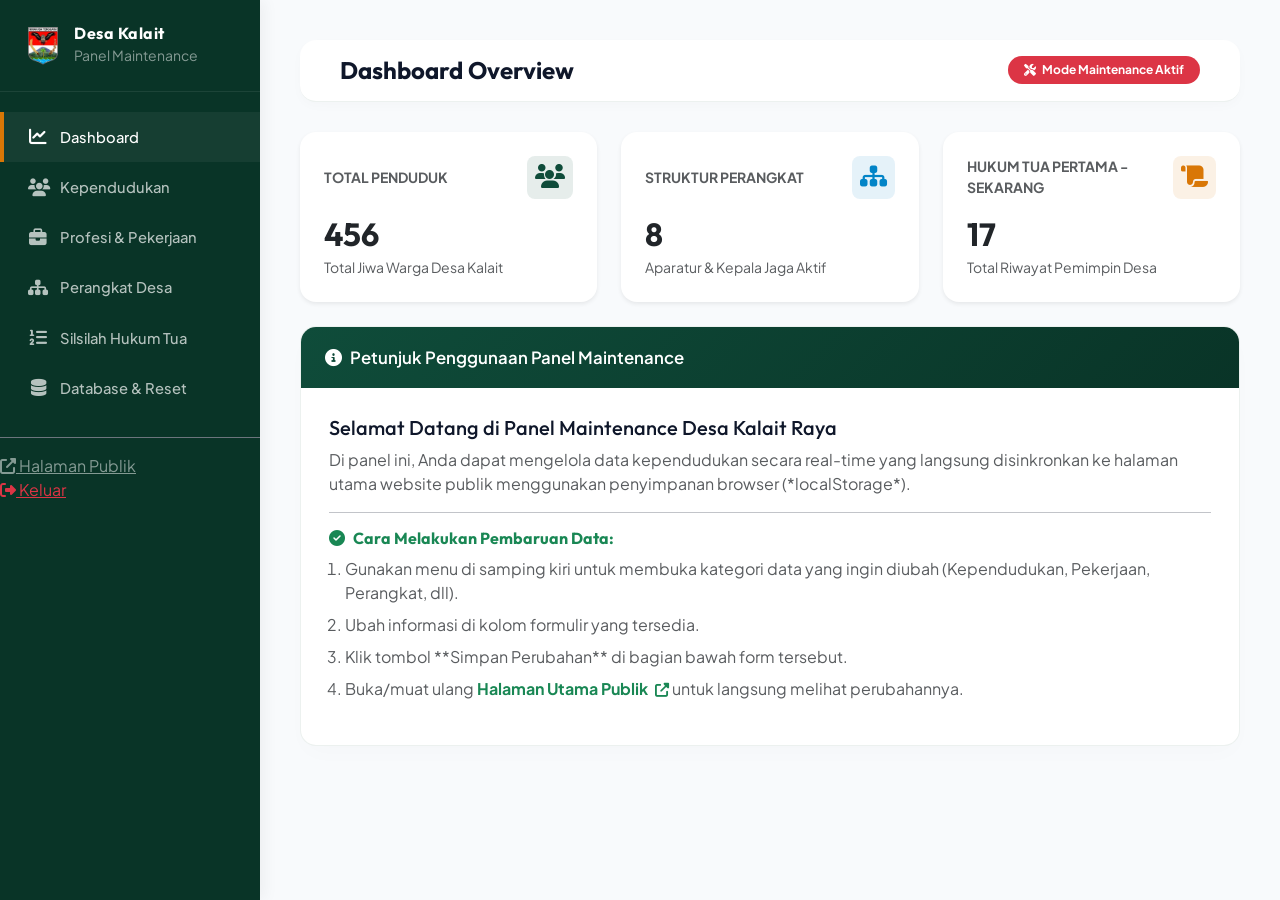
<file: 90120394eae5f10fbebb8a858e79d11b5e1e3a641d6aa92a0ccce6145e5c8a09.html>
<!DOCTYPE html>
<html lang="id">

<head>
    <meta charset="UTF-8">
    <meta name="viewport" content="width=device-width, initial-scale=1.0">
    <title>Panel Kontrol Maintenance - Desa Kalait</title>
    <link rel="icon" type="image/png" href="img/logo.png">
    <link href="https://cdn.jsdelivr.net/npm/bootstrap@5.3.2/dist/css/bootstrap.min.css" rel="stylesheet"
        integrity="sha384-T3c6CoIi6uLrA9TneNEoa7RxnatzjcDSCmG1MXxSR1GAsXEV/Dwwykc2MPK8M2HN" crossorigin="anonymous">
    <link rel="stylesheet" href="https://cdnjs.cloudflare.com/ajax/libs/font-awesome/6.4.0/css/all.min.css">
    
    <style>
        @import url('https://fonts.googleapis.com/css2?family=Outfit:wght@500;600;700;800&family=Plus+Jakarta+Sans:wght@400;500;600;700;800&display=swap');

        :root {
            --primary-color: #0F4C3A;
            --primary-dark: #093427;
            --primary-light: #E8F5F0;
            --accent-color: #D97706;
            --bg-light: #F8FAFC;
            --card-bg: #FFFFFF;
            --text-dark: #0F172A;
            --text-muted: #64748B;
        }

        body {
            font-family: 'Plus Jakarta Sans', sans-serif;
            background-color: var(--bg-light);
            color: var(--text-dark);
            min-height: 100vh;
        }

        h1, h2, h3, h4, h5, h6 {
            font-family: 'Outfit', sans-serif;
        }

        /* Dashboard layout */
        .sidebar {
            background-color: var(--primary-dark);
            color: white;
            min-height: 100vh;
            width: 260px;
            position: fixed;
            top: 0;
            left: 0;
            z-index: 100;
            box-shadow: 4px 0 15px rgba(0, 0, 0, 0.05);
            transition: all 0.3s ease;
        }

        .main-content {
            margin-left: 260px;
            padding: 40px;
            transition: all 0.3s ease;
        }

        .sidebar-brand {
            padding: 24px;
            border-bottom: 1px solid rgba(255, 255, 255, 0.08);
            display: flex;
            align-items: center;
            gap: 12px;
        }

        .sidebar-brand img {
            width: 38px;
            height: 38px;
            object-fit: contain;
        }

        .sidebar-brand h5 {
            margin: 0;
            font-weight: 700;
            font-size: 1rem;
            letter-spacing: 0.5px;
        }

        .sidebar-menu {
            padding: 20px 0;
            list-style: none;
            margin: 0;
        }

        .menu-item a {
            display: flex;
            align-items: center;
            gap: 12px;
            padding: 14px 24px;
            color: rgba(255, 255, 255, 0.7);
            text-decoration: none;
            font-weight: 500;
            font-size: 0.92rem;
            transition: all 0.3s ease;
            border-left: 4px solid transparent;
        }

        .menu-item a:hover, .menu-item.active a {
            color: white;
            background: rgba(255, 255, 255, 0.05);
            border-left-color: var(--accent-color);
        }

        .menu-item a i {
            font-size: 1.1rem;
            width: 20px;
            text-align: center;
        }

        /* Top Navbar */
        .top-navbar {
            background-color: white;
            padding: 16px 40px;
            border-bottom: 1px solid rgba(15, 76, 58, 0.08);
            display: flex;
            justify-content: space-between;
            align-items: center;
            margin-bottom: 30px;
            border-radius: 16px;
            box-shadow: 0 4px 12px rgba(0, 0, 0, 0.02);
        }

        /* Premium Cards */
        .panel-card {
            background: var(--card-bg);
            border: 1px solid rgba(15, 76, 58, 0.08);
            border-radius: 16px;
            box-shadow: 0 10px 25px -5px rgba(0, 0, 0, 0.02);
            overflow: hidden;
            margin-bottom: 30px;
        }

        .panel-card-header {
            background: linear-gradient(135deg, var(--primary-color) 0%, var(--primary-dark) 100%);
            color: white;
            padding: 18px 24px;
            font-weight: 600;
            font-size: 1.05rem;
            display: flex;
            align-items: center;
            justify-content: space-between;
        }

        .panel-card-body {
            padding: 28px;
        }

        /* Forms styling */
        .form-label-custom {
            font-weight: 600;
            font-size: 0.85rem;
            color: var(--text-dark);
            text-transform: uppercase;
            letter-spacing: 0.5px;
            margin-bottom: 6px;
        }

        .form-control-custom {
            border: 1.5px solid rgba(15, 76, 58, 0.12);
            border-radius: 10px;
            padding: 10px 14px;
            font-size: 0.95rem;
            transition: all 0.3s ease;
        }

        .form-control-custom:focus {
            border-color: var(--accent-color);
            box-shadow: 0 0 12px rgba(217, 119, 6, 0.18);
            outline: none;
        }

        /* Tab panels */
        .tab-panel {
            display: none;
        }

        .tab-panel.active {
            display: block;
            animation: fadeIn 0.4s ease forwards;
        }

        @keyframes fadeIn {
            from { opacity: 0; transform: translateY(10px); }
            to { opacity: 1; transform: translateY(0); }
        }

        /* Buttons */
        .btn-custom-primary {
            background: linear-gradient(135deg, var(--primary-color) 0%, var(--primary-dark) 100%);
            border: none;
            color: white;
            font-weight: 600;
            padding: 10px 24px;
            border-radius: 10px;
            box-shadow: 0 4px 12px rgba(15, 76, 58, 0.15);
            transition: all 0.3s ease;
        }

        .btn-custom-primary:hover {
            transform: translateY(-1px);
            box-shadow: 0 6px 16px rgba(15, 76, 58, 0.25);
            color: white;
        }

        .btn-custom-accent {
            background: linear-gradient(135deg, var(--accent-color) 0%, #B45309 100%);
            border: none;
            color: white;
            font-weight: 600;
            padding: 10px 24px;
            border-radius: 10px;
            box-shadow: 0 4px 12px rgba(217, 119, 6, 0.15);
            transition: all 0.3s ease;
        }

        .btn-custom-accent:hover {
            transform: translateY(-1px);
            box-shadow: 0 6px 16px rgba(217, 119, 6, 0.25);
            color: white;
        }

        /* Notification Toast */
        .toast-container-custom {
            position: fixed;
            top: 24px;
            right: 24px;
            z-index: 1050;
        }

        .toast-custom {
            background: #0F172A;
            color: white;
            border-radius: 12px;
            padding: 16px 24px;
            box-shadow: 0 20px 40px rgba(0, 0, 0, 0.2);
            display: flex;
            align-items: center;
            gap: 12px;
            transform: translateY(-20px);
            opacity: 0;
            transition: all 0.4s cubic-bezier(0.175, 0.885, 0.32, 1.275);
            pointer-events: none;
        }

        .toast-custom.show {
            transform: translateY(0);
            opacity: 1;
            pointer-events: auto;
        }

        /* Silsilah Hukum Tua List styling */
        .silsilah-table {
            border-radius: 12px;
            overflow: hidden;
            border: 1px solid rgba(15, 76, 58, 0.08);
        }

        .silsilah-table th {
            background: rgba(15, 76, 58, 0.05);
            color: var(--primary-color);
            font-weight: 700;
            border-bottom: 2px solid rgba(15, 76, 58, 0.1);
        }

        .silsilah-table td {
            vertical-align: middle;
        }

        /* Badge status */
        .badge-status {
            background: var(--primary-light);
            color: var(--primary-color);
            padding: 4px 8px;
            border-radius: 6px;
            font-size: 0.78rem;
            font-weight: 600;
        }
    </style>
</head>

<body>
    <!-- Sidebar Navigation -->
    <div class="sidebar">
        <div class="sidebar-brand">
            <img src="img/logo.png" alt="Logo Minahasa Tenggara">
            <div>
                <h5>Desa Kalait</h5>
                <small class="text-white-50 small">Panel Maintenance</small>
            </div>
        </div>
        <ul class="sidebar-menu">
            <li class="menu-item active" data-target="panel-dashboard">
                <a href="#"><i class="fas fa-chart-line"></i> Dashboard</a>
            </li>
            <li class="menu-item" data-target="panel-demografi">
                <a href="#"><i class="fas fa-users"></i> Kependudukan</a>
            </li>
            <li class="menu-item" data-target="panel-pekerjaan">
                <a href="#"><i class="fas fa-briefcase"></i> Profesi & Pekerjaan</a>
            </li>
            <li class="menu-item" data-target="panel-perangkat">
                <a href="#"><i class="fas fa-sitemap"></i> Perangkat Desa</a>
            </li>
            <li class="menu-item" data-target="panel-silsilah">
                <a href="#"><i class="fas fa-list-ol"></i> Silsilah Hukum Tua</a>
            </li>
            <li class="menu-item" data-target="panel-export">
                <a href="#"><i class="fas fa-database"></i> Database & Reset</a>
            </li>
            <li class="mt-4 border-top border-secondary pt-3">
                <a href="index.html" class="text-white-50"><i class="fas fa-external-link-alt"></i> Halaman Publik</a>
            </li>
            <li>
                <a href="login.html" class="text-danger"><i class="fas fa-sign-out-alt"></i> Keluar</a>
            </li>
        </ul>
    </div>

    <!-- Main Content -->
    <div class="main-content">
        <!-- Top Navbar -->
        <div class="top-navbar">
            <h4 class="mb-0 fw-bold" id="panel-title">Dashboard Overview</h4>
            <div class="d-flex align-items-center gap-3">
                <span class="badge bg-danger px-3 py-2 rounded-pill"><i class="fas fa-tools me-1"></i> Mode Maintenance Aktif</span>
            </div>
        </div>

        <!-- Tab Panel: Dashboard -->
        <div class="tab-panel active" id="panel-dashboard">
            <div class="row g-4 mb-4">
                <div class="col-md-4">
                    <div class="card border-0 shadow-sm p-4 bg-white rounded-4 h-100">
                        <div class="d-flex justify-content-between align-items-center mb-3">
                            <span class="text-muted fw-bold small text-uppercase">Total Penduduk</span>
                            <div class="p-2 rounded-3" style="background: rgba(15, 76, 58, 0.1); color: var(--primary-color);">
                                <i class="fas fa-users fs-4"></i>
                            </div>
                        </div>
                        <h2 class="fw-bold mb-1" id="overview-total">456</h2>
                        <p class="text-muted small mb-0">Total Jiwa Warga Desa Kalait</p>
                    </div>
                </div>
                <div class="col-md-4">
                    <div class="card border-0 shadow-sm p-4 bg-white rounded-4 h-100">
                        <div class="d-flex justify-content-between align-items-center mb-3">
                            <span class="text-muted fw-bold small text-uppercase">Struktur Perangkat</span>
                            <div class="p-2 rounded-3" style="background: rgba(2, 132, 199, 0.1); color: #0284C7;">
                                <i class="fas fa-sitemap fs-4"></i>
                            </div>
                        </div>
                        <h2 class="fw-bold mb-1">8</h2>
                        <p class="text-muted small mb-0">Aparatur & Kepala Jaga Aktif</p>
                    </div>
                </div>
                <div class="col-md-4">
                    <div class="card border-0 shadow-sm p-4 bg-white rounded-4 h-100">
                        <div class="d-flex justify-content-between align-items-center mb-3">
                            <span class="text-muted fw-bold small text-uppercase">Hukum Tua Pertama - Sekarang</span>
                            <div class="p-2 rounded-3" style="background: rgba(217, 119, 6, 0.1); color: var(--accent-color);">
                                <i class="fas fa-scroll fs-4"></i>
                            </div>
                        </div>
                        <h2 class="fw-bold mb-1" id="overview-hukumtua-count">17</h2>
                        <p class="text-muted small mb-0">Total Riwayat Pemimpin Desa</p>
                    </div>
                </div>
            </div>

            <div class="panel-card mt-4">
                <div class="panel-card-header">
                    <span><i class="fas fa-info-circle me-2"></i>Petunjuk Penggunaan Panel Maintenance</span>
                </div>
                <div class="panel-card-body">
                    <h5>Selamat Datang di Panel Maintenance Desa Kalait Raya</h5>
                    <p class="text-muted">Di panel ini, Anda dapat mengelola data kependudukan secara real-time yang langsung disinkronkan ke halaman utama website publik menggunakan penyimpanan browser (*localStorage*).</p>
                    <hr>
                    <h6 class="fw-bold text-success"><i class="fas fa-check-circle me-2"></i>Cara Melakukan Pembaruan Data:</h6>
                    <ol class="text-muted ps-3">
                        <li class="mb-2">Gunakan menu di samping kiri untuk membuka kategori data yang ingin diubah (Kependudukan, Pekerjaan, Perangkat, dll).</li>
                        <li class="mb-2">Ubah informasi di kolom formulir yang tersedia.</li>
                        <li class="mb-2">Klik tombol **Simpan Perubahan** di bagian bawah form tersebut.</li>
                        <li class="mb-2">Buka/muat ulang <a href="index.html" target="_blank" class="fw-bold text-success text-decoration-none">Halaman Utama Publik <i class="fas fa-external-link-alt small ms-1"></i></a> untuk langsung melihat perubahannya.</li>
                    </ol>
                </div>
            </div>
        </div>

        <!-- Tab Panel: Kependudukan & Demografi -->
        <div class="tab-panel" id="panel-demografi">
            <div class="panel-card">
                <div class="panel-card-header">
                    <span><i class="fas fa-chart-pie me-2"></i>Edit Sebaran Penduduk per Jaga (I - IV)</span>
                </div>
                <div class="panel-card-body">
                    <form id="form-demografi">
                        <div class="row g-4">
                            <!-- Jaga I -->
                            <div class="col-md-3">
                                <div class="p-3 bg-light rounded-3 border">
                                    <h6 class="fw-bold text-success mb-3"><i class="fas fa-map-marker-alt me-1"></i>JAGA I</h6>
                                    <div class="mb-2">
                                        <label class="form-label form-label-custom">Laki-Laki</label>
                                        <input type="number" id="jaga-laki-1" class="form-control form-control-custom" required>
                                    </div>
                                    <div class="mb-0">
                                        <label class="form-label form-label-custom">Perempuan</label>
                                        <input type="number" id="jaga-perempuan-1" class="form-control form-control-custom" required>
                                    </div>
                                </div>
                            </div>
                            <!-- Jaga II -->
                            <div class="col-md-3">
                                <div class="p-3 bg-light rounded-3 border">
                                    <h6 class="fw-bold text-success mb-3"><i class="fas fa-map-marker-alt me-1"></i>JAGA II</h6>
                                    <div class="mb-2">
                                        <label class="form-label form-label-custom">Laki-Laki</label>
                                        <input type="number" id="jaga-laki-2" class="form-control form-control-custom" required>
                                    </div>
                                    <div class="mb-0">
                                        <label class="form-label form-label-custom">Perempuan</label>
                                        <input type="number" id="jaga-perempuan-2" class="form-control form-control-custom" required>
                                    </div>
                                </div>
                            </div>
                            <!-- Jaga III -->
                            <div class="col-md-3">
                                <div class="p-3 bg-light rounded-3 border">
                                    <h6 class="fw-bold text-success mb-3"><i class="fas fa-map-marker-alt me-1"></i>JAGA III</h6>
                                    <div class="mb-2">
                                        <label class="form-label form-label-custom">Laki-Laki</label>
                                        <input type="number" id="jaga-laki-3" class="form-control form-control-custom" required>
                                    </div>
                                    <div class="mb-0">
                                        <label class="form-label form-label-custom">Perempuan</label>
                                        <input type="number" id="jaga-perempuan-3" class="form-control form-control-custom" required>
                                    </div>
                                </div>
                            </div>
                            <!-- Jaga IV -->
                            <div class="col-md-3">
                                <div class="p-3 bg-light rounded-3 border">
                                    <h6 class="fw-bold text-success mb-3"><i class="fas fa-map-marker-alt me-1"></i>JAGA IV</h6>
                                    <div class="mb-2">
                                        <label class="form-label form-label-custom">Laki-Laki</label>
                                        <input type="number" id="jaga-laki-4" class="form-control form-control-custom" required>
                                    </div>
                                    <div class="mb-0">
                                        <label class="form-label form-label-custom">Perempuan</label>
                                        <input type="number" id="jaga-perempuan-4" class="form-control form-control-custom" required>
                                    </div>
                                </div>
                            </div>
                        </div>

                        <!-- Summary info -->
                        <div class="mt-4 p-3 bg-light rounded-3 border d-flex justify-content-around text-center">
                            <div>
                                <small class="text-muted d-block uppercase fw-bold">Kalkulasi Total Laki-Laki</small>
                                <h4 class="fw-bold text-info mt-1" id="calc-total-laki">0 Orang</h4>
                            </div>
                            <div class="border-end"></div>
                            <div>
                                <small class="text-muted d-block uppercase fw-bold">Kalkulasi Total Perempuan</small>
                                <h4 class="fw-bold text-danger mt-1" id="calc-total-perempuan">0 Orang</h4>
                            </div>
                            <div class="border-end"></div>
                            <div>
                                <small class="text-muted d-block uppercase fw-bold">Kalkulasi Total Keseluruhan</small>
                                <h4 class="fw-bold text-success mt-1" id="calc-total-jiwa">0 Orang</h4>
                            </div>
                        </div>

                        <div class="mt-4 text-end">
                            <button type="submit" class="btn-custom-primary"><i class="fas fa-save me-2"></i>Simpan Perubahan</button>
                        </div>
                    </form>
                </div>
            </div>
        </div>

        <!-- Tab Panel: Pekerjaan & Profesi -->
        <div class="tab-panel" id="panel-pekerjaan">
            <div class="panel-card">
                <div class="panel-card-header">
                    <span><i class="fas fa-briefcase me-2"></i>Edit Statistik Pekerjaan & Mata Pencaharian</span>
                </div>
                <div class="panel-card-body">
                    <form id="form-pekerjaan">
                        <div class="row g-3">
                            <div class="col-md-6">
                                <label for="input-pekerjaan-petani" class="form-label form-label-custom">Petani / Pekebun (Jiwa)</label>
                                <input type="number" id="input-pekerjaan-petani" class="form-control form-control-custom" required>
                            </div>
                            <div class="col-md-6">
                                <label for="input-pekerjaan-wiraswasta" class="form-label form-label-custom">Wiraswasta / Pedagang (Jiwa)</label>
                                <input type="number" id="input-pekerjaan-wiraswasta" class="form-control form-control-custom" required>
                            </div>
                            <div class="col-md-6">
                                <label for="input-pekerjaan-pelajar" class="form-label form-label-custom">Pelajar / Mahasiswa (Jiwa)</label>
                                <input type="number" id="input-pekerjaan-pelajar" class="form-control form-control-custom" required>
                            </div>
                            <div class="col-md-6">
                                <label for="input-pekerjaan-pns" class="form-label form-label-custom">PNS / TNI / POLRI (Jiwa)</label>
                                <input type="number" id="input-pekerjaan-pns" class="form-control form-control-custom" required>
                            </div>
                            <div class="col-md-6">
                                <label for="input-pekerjaan-buruh" class="form-label form-label-custom">Buruh Harian Lepas (Jiwa)</label>
                                <input type="number" id="input-pekerjaan-buruh" class="form-control form-control-custom" required>
                            </div>
                        </div>

                        <div class="mt-4 text-end">
                            <button type="submit" class="btn-custom-primary"><i class="fas fa-save me-2"></i>Simpan Perubahan</button>
                        </div>
                    </form>
                </div>
            </div>
        </div>

        <!-- Tab Panel: Perangkat Desa -->
        <div class="tab-panel" id="panel-perangkat">
            <div class="panel-card">
                <div class="panel-card-header">
                    <span><i class="fas fa-sitemap me-2"></i>Edit Jajaran Pemerintah & Aparatur Desa</span>
                </div>
                <div class="panel-card-body">
                    <form id="form-perangkat">
                        <h5 class="fw-bold text-success border-bottom pb-2 mb-3"><i class="fas fa-user-shield me-2"></i>Aparatur Kantor Desa</h5>
                        <div class="row g-3 mb-4">
                            <div class="col-md-6">
                                <label for="input-perangkat-hukumtua" class="form-label form-label-custom">Hukum Tua (Kepala Desa)</label>
                                <input type="text" id="input-perangkat-hukumtua" class="form-control form-control-custom" required>
                            </div>
                            <div class="col-md-6">
                                <label for="input-perangkat-sekdes" class="form-label form-label-custom">Sekretaris Desa</label>
                                <input type="text" id="input-perangkat-sekdes" class="form-control form-control-custom" required>
                            </div>
                            <div class="col-md-6">
                                <label for="input-perangkat-bendahara" class="form-label form-label-custom">Bendahara Desa</label>
                                <input type="text" id="input-perangkat-bendahara" class="form-control form-control-custom" required>
                            </div>
                            <div class="col-md-6">
                                <label for="input-perangkat-kaur" class="form-label form-label-custom">Kepala Urusan (Kaur)</label>
                                <input type="text" id="input-perangkat-kaur" class="form-control form-control-custom" required>
                            </div>
                        </div>

                        <h5 class="fw-bold text-success border-bottom pb-2 mb-3"><i class="fas fa-user-tag me-2"></i>Jajaran Kepala Jaga (Kepala Dusun)</h5>
                        <div class="row g-3">
                            <div class="col-md-6">
                                <label for="input-jaga-1" class="form-label form-label-custom">Kepala Jaga I</label>
                                <input type="text" id="input-jaga-1" class="form-control form-control-custom" required>
                            </div>
                            <div class="col-md-6">
                                <label for="input-jaga-2" class="form-label form-label-custom">Kepala Jaga II</label>
                                <input type="text" id="input-jaga-2" class="form-control form-control-custom" required>
                            </div>
                            <div class="col-md-6">
                                <label for="input-jaga-3" class="form-label form-label-custom">Kepala Jaga III</label>
                                <input type="text" id="input-jaga-3" class="form-control form-control-custom" required>
                            </div>
                            <div class="col-md-6">
                                <label for="input-jaga-4" class="form-label form-label-custom">Kepala Jaga IV</label>
                                <input type="text" id="input-jaga-4" class="form-control form-control-custom" required>
                            </div>
                        </div>

                        <div class="mt-4 text-end">
                            <button type="submit" class="btn-custom-primary"><i class="fas fa-save me-2"></i>Simpan Perubahan</button>
                        </div>
                    </form>
                </div>
            </div>
        </div>

        <!-- Tab Panel: Silsilah Hukum Tua -->
        <div class="tab-panel" id="panel-silsilah">
            <div class="row">
                <!-- List Table -->
                <div class="col-lg-8">
                    <div class="panel-card">
                        <div class="panel-card-header">
                            <span><i class="fas fa-list-ol me-2"></i>Daftar Silsilah Hukum Tua Desa Kalait</span>
                            <span class="badge bg-light text-success fw-bold" id="badge-total-silsilah">17 Orang</span>
                        </div>
                        <div class="panel-card-body p-0">
                            <div class="table-responsive">
                                <table class="table table-hover align-middle mb-0 silsilah-table">
                                    <thead>
                                        <tr>
                                            <th style="width: 70px;" class="ps-4">No</th>
                                            <th>Nama Lengkap</th>
                                            <th>Masa Jabatan</th>
                                            <th style="width: 150px;">Aksi</th>
                                        </tr>
                                    </thead>
                                    <tbody id="silsilah-table-body">
                                        <!-- Data rendered dynamically -->
                                    </tbody>
                                </table>
                            </div>
                        </div>
                    </div>
                </div>

                <!-- Add/Edit form -->
                <div class="col-lg-4">
                    <div class="panel-card">
                        <div class="panel-card-header">
                            <span id="form-silsilah-title"><i class="fas fa-plus-circle me-2"></i>Tambah Silsilah</span>
                        </div>
                        <div class="panel-card-body">
                            <form id="form-silsilah">
                                <input type="hidden" id="input-silsilah-index" value="-1">
                                <div class="mb-3">
                                    <label for="input-silsilah-no" class="form-label form-label-custom">No. Urut</label>
                                    <input type="number" id="input-silsilah-no" class="form-control form-control-custom" placeholder="Contoh: 18" required>
                                </div>
                                <div class="mb-3">
                                    <label for="input-silsilah-nama" class="form-label form-label-custom">Nama Lengkap</label>
                                    <input type="text" id="input-silsilah-nama" class="form-control form-control-custom" placeholder="Nama Hukum Tua..." required>
                                </div>
                                <div class="mb-3">
                                    <label for="input-silsilah-tahun" class="form-label form-label-custom">Masa Jabatan</label>
                                    <input type="text" id="input-silsilah-tahun" class="form-control form-control-custom" placeholder="Contoh: 2026 - Sekarang" required>
                                </div>
                                <div class="mb-3 form-check">
                                    <input type="checkbox" class="form-check-input" id="input-silsilah-current">
                                    <label class="form-check-label text-success fw-bold" for="input-silsilah-current">Sedang Menjabat Sekarang</label>
                                </div>
                                
                                <div class="d-grid gap-2">
                                    <button type="submit" class="btn-custom-primary" id="btn-save-silsilah"><i class="fas fa-plus me-2"></i>Tambahkan</button>
                                    <button type="button" class="btn btn-light text-muted" id="btn-cancel-silsilah" style="display: none;">Batal Edit</button>
                                </div>
                            </form>
                        </div>
                    </div>
                </div>
            </div>
        </div>

        <!-- Tab Panel: Export / Reset -->
        <div class="tab-panel" id="panel-export">
            <div class="panel-card">
                <div class="panel-card-header">
                    <span><i class="fas fa-database me-2"></i>Ekspor JSON Konfigurasi & Reset Data</span>
                </div>
                <div class="panel-card-body">
                    <h5>Permanenkan Data di Source Code</h5>
                    <p class="text-muted">Karena data di panel ini disimpan di *localStorage* browser pengunjung, perubahan tersebut hanya aktif di browser saat ini. Untuk memperbarui website secara permanen di server, salin data JSON berikut dan gantikan nilai variabel `DEFAULT_DATA` di file `js/script.js` proyek Anda.</p>
                    
                    <div class="mb-4">
                        <textarea class="form-control text-monospace bg-light p-3" id="json-export-area" rows="10" readonly style="font-family: monospace; font-size: 0.85rem; color: #334155; border: 1.5px solid rgba(15, 76, 58, 0.15);"></textarea>
                    </div>
                    
                    <div class="mb-4">
                        <button type="button" class="btn-custom-accent" id="btn-copy-json"><i class="fas fa-copy me-2"></i>Salin Konfigurasi JSON</button>
                    </div>
                    
                    <hr class="my-4">
                    
                    <h5 class="text-danger fw-bold"><i class="fas fa-exclamation-triangle me-2"></i>Zona Bahaya</h5>
                    <p class="text-muted">Gunakan tombol berikut jika Anda ingin menghapus seluruh data kustom yang telah Anda buat di browser saat ini dan mengembalikannya ke data default asli bawaan website.</p>
                    
                    <button type="button" class="btn btn-danger px-4 py-2" id="btn-reset-data"><i class="fas fa-trash-alt me-2"></i>Reset Seluruh Data Ke Bawaan Awal</button>
                </div>
            </div>
        </div>
    </div>

    <!-- Toast Notification -->
    <div class="toast-container-custom">
        <div class="toast-custom" id="actionToast">
            <i class="fas fa-check-circle text-success fs-4"></i>
            <span id="toastMessage">Pembaruan data berhasil disimpan!</span>
        </div>
    </div>

    <!-- Scripts -->
    <script src="https://cdn.jsdelivr.net/npm/bootstrap@5.3.2/dist/js/bootstrap.bundle.min.js"
        integrity="sha384-C6RzsynM9kWDrMNeT87bh95OGNyZPhcTNXj1NW7RuBCsyN/o0jlpcV8Qyq46cDfL"
        crossorigin="anonymous"></script>
        
    <script>
        // Default fallback values
        const DEFAULT_DATA = {
            demografi: {
                totalJiwa: 456,
                laki: 236,
                perempuan: 221,
                jaga: {
                    total: [96, 92, 140, 128],
                    laki: [51, 48, 65, 72],
                    perempuan: [46, 44, 75, 56]
                }
            },
            pekerjaan: {
                petani: 393,
                wiraswasta: 43,
                pelajar: 83,
                pns: 8,
                buruh: 0
            },
            perangkat: {
                hukumtua: "Olce B. Tompoliu",
                sekdes: "Marni Rumengan",
                bendahara: "Ivana Tompoliu",
                kaur: "Gryvit Karuh",
                jaga1: "Raykal Saroinsong",
                jaga2: "Stevi Tompoliu",
                jaga3: "Jein Somba",
                jaga4: "Harto Karuh"
            },
            silsilah: [
                { no: 1, nama: "Abedneju Umboh", tahun: "1918-1926" },
                { no: 2, nama: "Yohanes Umboh", tahun: "1926-1933" },
                { no: 3, nama: "Johanis Pele", tahun: "1933-1950" },
                { no: 4, nama: "Emil Umboh", tahun: "1950-1951" },
                { no: 5, nama: "Luther Kaligis", tahun: "1951-1965" },
                { no: 6, nama: "Piet Rugian", tahun: "1965-1971" },
                { no: 7, nama: "Eduward Umboh", tahun: "1971-1974" },
                { no: 8, nama: "Yes Somba", tahun: "1974-1976" },
                { no: 9, nama: "Dagober Somba", tahun: "1976-1981" },
                { no: 10, nama: "M. Ch. Somba", tahun: "1981-1989" },
                { no: 11, nama: "Like Kindangen", tahun: "1989 & 1990" },
                { no: 12, nama: "Yosep Umboh", tahun: "1989-1990" },
                { no: 13, nama: "Boy Umboh", tahun: "1990" },
                { no: 14, nama: "Hien Tompoliu", tahun: "1990-1999" },
                { no: 15, nama: "Royke J. Somba", tahun: "1999-2006" },
                { no: 16, nama: "Adri Karuh", tahun: "2006-2012" },
                { no: 17, nama: "Olce Berty Tompoliu", tahun: "2012 - Sekarang", current: true }
            ]
        };

        // Active global data reference
        let activeData = DEFAULT_DATA;

        // Load data from localStorage
        function loadData() {
            try {
                const stored = localStorage.getItem('desa_kalait_data');
                if (stored) {
                    activeData = JSON.parse(stored);
                } else {
                    activeData = JSON.parse(JSON.stringify(DEFAULT_DATA)); // deep copy
                    localStorage.setItem('desa_kalait_data', JSON.stringify(activeData));
                }
            } catch (e) {
                console.error("Gagal memuat data dari localStorage", e);
            }
        }

        // Show toast alert
        function showToast(message, isSuccess = true) {
            const toast = document.getElementById('actionToast');
            const messageEl = document.getElementById('toastMessage');
            const icon = toast.querySelector('i');
            
            messageEl.textContent = message;
            
            if (isSuccess) {
                icon.className = 'fas fa-check-circle text-success fs-4';
            } else {
                icon.className = 'fas fa-exclamation-circle text-danger fs-4';
            }
            
            toast.classList.add('show');
            setTimeout(() => {
                toast.classList.remove('show');
            }, 3000);
        }

        // Tab Navigation click handlers
        const menuItems = document.querySelectorAll('.menu-item');
        const panels = document.querySelectorAll('.tab-panel');
        const panelTitle = document.getElementById('panel-title');

        menuItems.forEach(item => {
            item.addEventListener('click', (e) => {
                e.preventDefault();
                const targetPanelId = item.getAttribute('data-target');
                
                // Toggle active menu class
                menuItems.forEach(m => m.classList.remove('active'));
                item.classList.add('active');
                
                // Toggle active panel visibility
                panels.forEach(p => p.classList.remove('active'));
                document.getElementById(targetPanelId).classList.add('active');
                
                // Set page title
                panelTitle.textContent = item.querySelector('a').textContent.trim();
                
                // Special actions upon opening tabs
                if (targetPanelId === 'panel-export') {
                    document.getElementById('json-export-area').value = JSON.stringify(activeData, null, 4);
                }
            });
        });

        // ==========================================
        // 1. DATA KEPENDUDUKAN & DEMOGRAFI TAB
        // ==========================================
        const formDemografi = document.getElementById('form-demografi');
        
        // Populate inputs
        function initDemografiForm() {
            for (let i = 1; i <= 4; i++) {
                document.getElementById(`jaga-laki-${i}`).value = activeData.demografi.jaga.laki[i - 1];
                document.getElementById(`jaga-perempuan-${i}`).value = activeData.demografi.jaga.perempuan[i - 1];
            }
            calculateDemografiTotals();
        }

        // Calculate totals on input changes
        function calculateDemografiTotals() {
            let totalLaki = 0;
            let totalPerempuan = 0;
            
            for (let i = 1; i <= 4; i++) {
                const lVal = parseInt(document.getElementById(`jaga-laki-${i}`).value) || 0;
                const pVal = parseInt(document.getElementById(`jaga-perempuan-${i}`).value) || 0;
                totalLaki += lVal;
                totalPerempuan += pVal;
            }
            
            const totalJiwa = totalLaki + totalPerempuan;
            
            document.getElementById('calc-total-laki').textContent = `${totalLaki} Orang`;
            document.getElementById('calc-total-perempuan').textContent = `${totalPerempuan} Orang`;
            document.getElementById('calc-total-jiwa').textContent = `${totalJiwa} Orang`;

            return { totalLaki, totalPerempuan, totalJiwa };
        }

        // Add event listeners to input changes
        for (let i = 1; i <= 4; i++) {
            document.getElementById(`jaga-laki-${i}`).addEventListener('input', calculateDemografiTotals);
            document.getElementById(`jaga-perempuan-${i}`).addEventListener('input', calculateDemografiTotals);
        }

        // Save Demografi Form
        formDemografi.addEventListener('submit', (e) => {
            e.preventDefault();
            const calc = calculateDemografiTotals();
            
            activeData.demografi.totalJiwa = calc.totalJiwa;
            activeData.demografi.laki = calc.totalLaki;
            activeData.demografi.perempuan = calc.totalPerempuan;
            
            for (let i = 1; i <= 4; i++) {
                const lVal = parseInt(document.getElementById(`jaga-laki-${i}`).value) || 0;
                const pVal = parseInt(document.getElementById(`jaga-perempuan-${i}`).value) || 0;
                activeData.demografi.jaga.laki[i - 1] = lVal;
                activeData.demografi.jaga.perempuan[i - 1] = pVal;
                activeData.demografi.jaga.total[i - 1] = lVal + pVal;
            }
            
            localStorage.setItem('desa_kalait_data', JSON.stringify(activeData));
            document.getElementById('overview-total').textContent = activeData.demografi.totalJiwa;
            showToast("Data kependudukan berhasil disimpan!");
        });


        // ==========================================
        // 2. PEKERJAAN & PROFESI TAB
        // ==========================================
        const formPekerjaan = document.getElementById('form-pekerjaan');
        
        function initPekerjaanForm() {
            document.getElementById('input-pekerjaan-petani').value = activeData.pekerjaan.petani;
            document.getElementById('input-pekerjaan-wiraswasta').value = activeData.pekerjaan.wiraswasta;
            document.getElementById('input-pekerjaan-pelajar').value = activeData.pekerjaan.pelajar;
            document.getElementById('input-pekerjaan-pns').value = activeData.pekerjaan.pns;
            document.getElementById('input-pekerjaan-buruh').value = activeData.pekerjaan.buruh;
        }

        formPekerjaan.addEventListener('submit', (e) => {
            e.preventDefault();
            activeData.pekerjaan.petani = parseInt(document.getElementById('input-pekerjaan-petani').value) || 0;
            activeData.pekerjaan.wiraswasta = parseInt(document.getElementById('input-pekerjaan-wiraswasta').value) || 0;
            activeData.pekerjaan.pelajar = parseInt(document.getElementById('input-pekerjaan-pelajar').value) || 0;
            activeData.pekerjaan.pns = parseInt(document.getElementById('input-pekerjaan-pns').value) || 0;
            activeData.pekerjaan.buruh = parseInt(document.getElementById('input-pekerjaan-buruh').value) || 0;
            
            localStorage.setItem('desa_kalait_data', JSON.stringify(activeData));
            showToast("Statistik profesi berhasil disimpan!");
        });


        // ==========================================
        // 3. PERANGKAT DESA TAB
        // ==========================================
        const formPerangkat = document.getElementById('form-perangkat');
        
        function initPerangkatForm() {
            document.getElementById('input-perangkat-hukumtua').value = activeData.perangkat.hukumtua;
            document.getElementById('input-perangkat-sekdes').value = activeData.perangkat.sekdes;
            document.getElementById('input-perangkat-bendahara').value = activeData.perangkat.bendahara;
            document.getElementById('input-perangkat-kaur').value = activeData.perangkat.kaur;
            document.getElementById('input-jaga-1').value = activeData.perangkat.jaga1;
            document.getElementById('input-jaga-2').value = activeData.perangkat.jaga2;
            document.getElementById('input-jaga-3').value = activeData.perangkat.jaga3;
            document.getElementById('input-jaga-4').value = activeData.perangkat.jaga4;
        }

        formPerangkat.addEventListener('submit', (e) => {
            e.preventDefault();
            activeData.perangkat.hukumtua = document.getElementById('input-perangkat-hukumtua').value.trim();
            activeData.perangkat.sekdes = document.getElementById('input-perangkat-sekdes').value.trim();
            activeData.perangkat.bendahara = document.getElementById('input-perangkat-bendahara').value.trim();
            activeData.perangkat.kaur = document.getElementById('input-perangkat-kaur').value.trim();
            activeData.perangkat.jaga1 = document.getElementById('input-jaga-1').value.trim();
            activeData.perangkat.jaga2 = document.getElementById('input-jaga-2').value.trim();
            activeData.perangkat.jaga3 = document.getElementById('input-jaga-3').value.trim();
            activeData.perangkat.jaga4 = document.getElementById('input-jaga-4').value.trim();
            
            localStorage.setItem('desa_kalait_data', JSON.stringify(activeData));
            showToast("Data perangkat pemerintahan berhasil disimpan!");
        });


        // ==========================================
        // 4. SILSILAH HUKUM TUA TAB (CRUD)
        // ==========================================
        const silsilahTableBody = document.getElementById('silsilah-table-body');
        const formSilsilah = document.getElementById('form-silsilah');
        const inputSilsilahIndex = document.getElementById('input-silsilah-index');
        const inputSilsilahNo = document.getElementById('input-silsilah-no');
        const inputSilsilahNama = document.getElementById('input-silsilah-nama');
        const inputSilsilahTahun = document.getElementById('input-silsilah-tahun');
        const inputSilsilahCurrent = document.getElementById('input-silsilah-current');
        const formSilsilahTitle = document.getElementById('form-silsilah-title');
        const btnSaveSilsilah = document.getElementById('btn-save-silsilah');
        const btnCancelSilsilah = document.getElementById('btn-cancel-silsilah');

        // Render Silsilah Table
        function renderSilsilahTable() {
            silsilahTableBody.innerHTML = '';
            
            const list = activeData.silsilah || [];
            
            // Sort by number
            list.sort((a, b) => (parseInt(a.no) || 0) - (parseInt(b.no) || 0));
            
            document.getElementById('badge-total-silsilah').textContent = `${list.length} Orang`;
            document.getElementById('overview-hukumtua-count').textContent = list.length;
            
            list.forEach((item, index) => {
                const tr = document.createElement('tr');
                
                // Status badge
                const currentBadge = item.current ? ' <span class="badge-status ms-2"><i class="fas fa-check me-1"></i>Menjabat</span>' : '';
                
                tr.innerHTML = `
                    <td class="ps-4 fw-bold text-muted">${item.no || (index + 1)}</td>
                    <td class="fw-bold">${item.nama}${currentBadge}</td>
                    <td>${item.tahun}</td>
                    <td>
                        <button type="button" class="btn btn-sm btn-outline-success me-1 btn-edit-silsilah" data-index="${index}"><i class="fas fa-edit"></i></button>
                        <button type="button" class="btn btn-sm btn-outline-danger btn-delete-silsilah" data-index="${index}"><i class="fas fa-trash-alt"></i></button>
                    </td>
                `;
                silsilahTableBody.appendChild(tr);
            });

            // Re-attach listeners to action buttons
            document.querySelectorAll('.btn-edit-silsilah').forEach(btn => {
                btn.addEventListener('click', () => {
                    const idx = btn.getAttribute('data-index');
                    editSilsilah(idx);
                });
            });

            document.querySelectorAll('.btn-delete-silsilah').forEach(btn => {
                btn.addEventListener('click', () => {
                    const idx = btn.getAttribute('data-index');
                    if (confirm("Apakah Anda yakin ingin menghapus silsilah Hukum Tua ini?")) {
                        deleteSilsilah(idx);
                    }
                });
            });
        }

        // Reset Silsilah Form
        function resetSilsilahForm() {
            formSilsilah.reset();
            inputSilsilahIndex.value = "-1";
            formSilsilahTitle.innerHTML = '<i class="fas fa-plus-circle me-2"></i>Tambah Silsilah';
            btnSaveSilsilah.innerHTML = '<i class="fas fa-plus me-2"></i>Tambahkan';
            btnCancelSilsilah.style.display = 'none';
            
            // Propose next sequence number
            const nextNo = (activeData.silsilah.length > 0) ? (Math.max(...activeData.silsilah.map(s => parseInt(s.no) || 0)) + 1) : 1;
            inputSilsilahNo.value = nextNo;
        }

        // Cancel editing silsilah
        btnCancelSilsilah.addEventListener('click', resetSilsilahForm);

        // Edit Silsilah
        function editSilsilah(index) {
            const item = activeData.silsilah[index];
            inputSilsilahIndex.value = index;
            inputSilsilahNo.value = item.no || "";
            inputSilsilahNama.value = item.nama;
            inputSilsilahTahun.value = item.tahun;
            inputSilsilahCurrent.checked = !!item.current;
            
            formSilsilahTitle.innerHTML = '<i class="fas fa-edit me-2"></i>Edit Silsilah';
            btnSaveSilsilah.innerHTML = '<i class="fas fa-save me-2"></i>Simpan Edit';
            btnCancelSilsilah.style.display = 'block';
        }

        // Delete Silsilah
        function deleteSilsilah(index) {
            activeData.silsilah.splice(index, 1);
            localStorage.setItem('desa_kalait_data', JSON.stringify(activeData));
            renderSilsilahTable();
            resetSilsilahForm();
            showToast("Silsilah Hukum Tua berhasil dihapus!");
        }

        // Save Silsilah Form (Add / Edit)
        formSilsilah.addEventListener('submit', (e) => {
            e.preventDefault();
            
            const index = parseInt(inputSilsilahIndex.value);
            const num = parseInt(inputSilsilahNo.value) || 1;
            const name = inputSilsilahNama.value.trim();
            const years = inputSilsilahTahun.value.trim();
            const isCurr = inputSilsilahCurrent.checked;

            // If this item is set to current, clear all other current flags in the list
            if (isCurr) {
                activeData.silsilah.forEach(s => delete s.current);
            }

            const itemData = { no: num, nama: name, tahun: years };
            if (isCurr) {
                itemData.current = true;
            }

            if (index === -1) {
                // Add new item
                activeData.silsilah.push(itemData);
                showToast("Silsilah Hukum Tua berhasil ditambahkan!");
            } else {
                // Edit existing item
                activeData.silsilah[index] = itemData;
                showToast("Perubahan silsilah berhasil disimpan!");
            }

            localStorage.setItem('desa_kalait_data', JSON.stringify(activeData));
            renderSilsilahTable();
            resetSilsilahForm();
        });


        // ==========================================
        // 5. DATABASE & RESET TAB
        // ==========================================
        // Copy JSON Button
        document.getElementById('btn-copy-json').addEventListener('click', () => {
            const textarea = document.getElementById('json-export-area');
            textarea.select();
            document.execCommand('copy');
            showToast("JSON disalin ke clipboard!");
        });

        // Reset Data Button
        document.getElementById('btn-reset-data').addEventListener('click', () => {
            if (confirm("PERINGATAN! Seluruh perubahan data Anda akan dihapus dan kembali ke pengaturan awal pabrik. Apakah Anda yakin?")) {
                localStorage.removeItem('desa_kalait_data');
                loadData();
                initAllForms();
                showToast("Seluruh data berhasil di-reset ke bawaan awal!");
            }
        });


        // ==========================================
        // INITIALIZATION
        // ==========================================
        function initAllForms() {
            // Stats & Forms loading
            document.getElementById('overview-total').textContent = activeData.demografi.totalJiwa;
            
            initDemografiForm();
            initPekerjaanForm();
            initPerangkatForm();
            renderSilsilahTable();
            resetSilsilahForm();
        }

        // Initialize script
        loadData();
        initAllForms();
    </script>
</body>

</html>
</file>
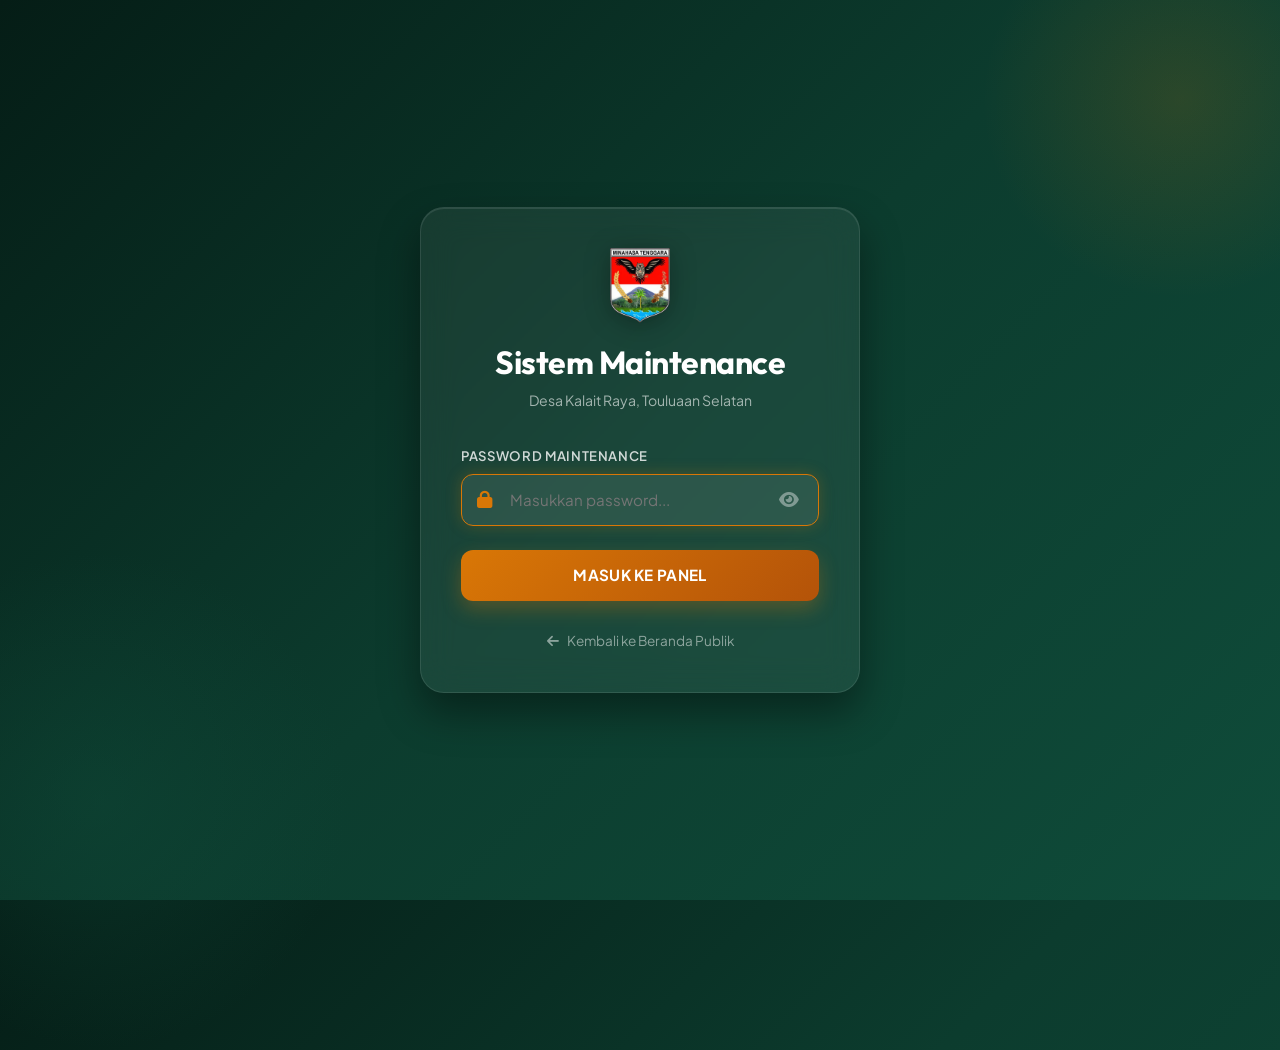
<file: login.html>
<!DOCTYPE html>
<html lang="id">

<head>
    <meta charset="UTF-8">
    <meta name="viewport" content="width=device-width, initial-scale=1.0">
    <title>Login Maintenance - Desa Kalait</title>
    <link rel="icon" type="image/png" href="img/logo.png">
    <link href="https://cdn.jsdelivr.net/npm/bootstrap@5.3.2/dist/css/bootstrap.min.css" rel="stylesheet"
        integrity="sha384-T3c6CoIi6uLrA9TneNEoa7RxnatzjcDSCmG1MXxSR1GAsXEV/Dwwykc2MPK8M2HN" crossorigin="anonymous">
    <link rel="stylesheet" href="https://cdnjs.cloudflare.com/ajax/libs/font-awesome/6.4.0/css/all.min.css">
    
    <style>
        @import url('https://fonts.googleapis.com/css2?family=Outfit:wght@500;600;700;800&family=Plus+Jakarta+Sans:wght@400;500;600;700;800&display=swap');

        body {
            font-family: 'Plus Jakarta Sans', sans-serif;
            background: linear-gradient(135deg, #051d16 0%, #0c3c2e 50%, #0f4c3a 100%);
            min-height: 100vh;
            display: flex;
            align-items: center;
            justify-content: center;
            padding: 20px;
            color: #FFFFFF;
            position: relative;
            overflow: hidden;
        }

        /* Decorative circles background */
        .circle-bg {
            position: absolute;
            border-radius: 50%;
            background: radial-gradient(circle, rgba(217, 119, 6, 0.15) 0%, rgba(217, 119, 6, 0) 70%);
            z-index: 0;
            pointer-events: none;
        }
        
        .circle-1 {
            width: 400px;
            height: 400px;
            top: -100px;
            right: -100px;
        }

        .circle-2 {
            width: 500px;
            height: 500px;
            bottom: -150px;
            left: -150px;
            background: radial-gradient(circle, rgba(15, 76, 58, 0.4) 0%, rgba(15, 76, 58, 0) 70%);
        }

        .login-card {
            background: rgba(255, 255, 255, 0.06);
            backdrop-filter: blur(16px);
            -webkit-backdrop-filter: blur(16px);
            border: 1px solid rgba(255, 255, 255, 0.1);
            border-radius: 24px;
            padding: 40px;
            width: 100%;
            max-width: 440px;
            box-shadow: 0 20px 40px rgba(0, 0, 0, 0.4), inset 0 1px 0 rgba(255, 255, 255, 0.1);
            z-index: 1;
            position: relative;
            text-align: center;
            animation: cardFadeIn 0.6s cubic-bezier(0.16, 1, 0.3, 1) forwards;
        }

        @keyframes cardFadeIn {
            from {
                opacity: 0;
                transform: translateY(30px);
            }
            to {
                opacity: 1;
                transform: translateY(0);
            }
        }

        .logo-img {
            width: 75px;
            height: 75px;
            object-fit: contain;
            margin-bottom: 20px;
            filter: drop-shadow(0 4px 12px rgba(0, 0, 0, 0.3));
        }

        h2 {
            font-family: 'Outfit', sans-serif;
            font-weight: 700;
            letter-spacing: -0.5px;
            margin-bottom: 8px;
            color: #ffffff;
        }

        .subtitle {
            color: rgba(255, 255, 255, 0.6);
            font-size: 0.88rem;
            margin-bottom: 35px;
        }

        .form-label {
            font-size: 0.82rem;
            font-weight: 600;
            color: rgba(255, 255, 255, 0.8);
            text-transform: uppercase;
            letter-spacing: 0.05em;
            margin-bottom: 8px;
            display: block;
            text-align: left;
        }

        .input-group-custom {
            position: relative;
            margin-bottom: 24px;
        }

        .input-icon {
            position: absolute;
            left: 16px;
            top: 50%;
            transform: translateY(-50%);
            color: rgba(255, 255, 255, 0.4);
            z-index: 10;
            font-size: 1.1rem;
            pointer-events: none;
            transition: color 0.3s ease;
        }

        .form-control-custom {
            width: 100%;
            background: rgba(255, 255, 255, 0.05);
            border: 1.5px solid rgba(255, 255, 255, 0.1);
            border-radius: 12px;
            padding: 14px 45px 14px 48px;
            color: white;
            font-size: 0.95rem;
            outline: none;
            transition: all 0.3s ease;
        }

        .form-control-custom:focus {
            background: rgba(255, 255, 255, 0.08);
            border-color: #D97706;
            box-shadow: 0 0 15px rgba(217, 119, 6, 0.25);
        }

        .form-control-custom:focus ~ .input-icon {
            color: #D97706;
        }

        .toggle-password {
            position: absolute;
            right: 16px;
            top: 50%;
            transform: translateY(-50%);
            color: rgba(255, 255, 255, 0.4);
            cursor: pointer;
            z-index: 10;
            font-size: 1.1rem;
            transition: color 0.3s ease;
            padding: 4px;
        }

        .toggle-password:hover {
            color: #ffffff;
        }

        .btn-login {
            width: 100%;
            background: linear-gradient(135deg, #D97706 0%, #B45309 100%);
            border: none;
            border-radius: 12px;
            padding: 14px;
            color: white;
            font-weight: 700;
            font-size: 0.95rem;
            letter-spacing: 0.02em;
            box-shadow: 0 8px 20px rgba(217, 119, 6, 0.3);
            transition: all 0.3s cubic-bezier(0.16, 1, 0.3, 1);
            position: relative;
            overflow: hidden;
        }

        .btn-login::before {
            content: '';
            position: absolute;
            top: 0;
            left: -100%;
            width: 100%;
            height: 100%;
            background: linear-gradient(90deg, transparent, rgba(255, 255, 255, 0.2), transparent);
            transition: all 0.5s ease;
        }

        .btn-login:hover {
            transform: translateY(-2px);
            box-shadow: 0 12px 25px rgba(217, 119, 6, 0.45);
        }

        .btn-login:hover::before {
            left: 100%;
        }

        .btn-login:active {
            transform: translateY(1px);
        }

        .back-link {
            display: inline-flex;
            align-items: center;
            gap: 8px;
            margin-top: 30px;
            color: rgba(255, 255, 255, 0.5);
            font-size: 0.85rem;
            text-decoration: none;
            transition: color 0.3s ease;
        }

        .back-link:hover {
            color: #D97706;
        }

        .back-link i {
            transition: transform 0.3s ease;
        }

        .back-link:hover i {
            transform: translateX(-3px);
        }

        /* Error notification block */
        .error-alert {
            background: rgba(225, 29, 72, 0.15);
            border: 1px solid rgba(225, 29, 72, 0.3);
            color: #FDA4AF;
            padding: 12px;
            border-radius: 12px;
            font-size: 0.85rem;
            margin-bottom: 20px;
            display: none;
            align-items: center;
            gap: 8px;
            text-align: left;
        }
    </style>
</head>

<body>
    <div class="circle-bg circle-1"></div>
    <div class="circle-bg circle-2"></div>

    <div class="login-card">
        <img src="img/logo.png" alt="Logo Minahasa Tenggara" class="logo-img">
        <h2>Sistem Maintenance</h2>
        <p class="subtitle">Desa Kalait Raya, Touluaan Selatan</p>

        <div id="errorAlert" class="error-alert">
            <i class="fas fa-exclamation-circle fs-5"></i>
            <span>Password yang Anda masukkan salah. Silakan coba lagi.</span>
        </div>

        <form id="loginForm">
            <div class="text-start">
                <label for="password" class="form-label">Password Maintenance</label>
            </div>
            <div class="input-group-custom">
                <input type="password" id="password" class="form-control-custom" placeholder="Masukkan password..." required autofocus>
                <i class="fas fa-lock input-icon"></i>
                <i class="fas fa-eye toggle-password" id="togglePasswordBtn"></i>
            </div>
            
            <button type="submit" class="btn-login" id="loginBtn">
                <span id="btnText">MASUK KE PANEL</span>
            </button>
        </form>

        <a href="index.html" class="back-link">
            <i class="fas fa-arrow-left"></i> Kembali ke Beranda Publik
        </a>
    </div>

    <script>
        // Password Visibility Toggle
        const passwordInput = document.getElementById('password');
        const toggleBtn = document.getElementById('togglePasswordBtn');

        toggleBtn.addEventListener('click', () => {
            const isPassword = passwordInput.getAttribute('type') === 'password';
            passwordInput.setAttribute('type', isPassword ? 'text' : 'password');
            toggleBtn.className = isPassword ? 'fas fa-eye-slash toggle-password' : 'fas fa-eye toggle-password';
        });

        // SHA-256 Hashing function (Native browser Web Cryptography API)
        async function sha256(message) {
            const msgBuffer = new TextEncoder().encode(message);                    
            const hashBuffer = await crypto.subtle.digest('SHA-256', msgBuffer);
            const hashArray = Array.from(new Uint8Array(hashBuffer));
            const hashHex = hashArray.map(b => b.toString(16).padStart(2, '0')).join('');
            return hashHex;
        }

        // Handle Login Submission
        const loginForm = document.getElementById('loginForm');
        const errorAlert = document.getElementById('errorAlert');
        const btnText = document.getElementById('btnText');
        const loginBtn = document.getElementById('loginBtn');

        loginForm.addEventListener('submit', async (e) => {
            e.preventDefault();
            errorAlert.style.display = 'none';
            
            // UI Loading state
            btnText.innerHTML = '<i class="fas fa-circle-notch fa-spin me-2"></i>MEMPROSES...';
            loginBtn.disabled = true;

            const password = passwordInput.value;
            
            try {
                // Calculate Hash
                const hashedPass = await sha256(password);
                
                // Redirect browser to [hashedPass].html
                // Since this is client-side, the file existence validates the password.
                window.location.href = hashedPass + '.html';
            } catch (err) {
                console.error("Proses autentikasi gagal:", err);
                errorAlert.style.display = 'flex';
                btnText.textContent = 'MASUK KE PANEL';
                loginBtn.disabled = false;
            }
        });

        // Check if redirected back due to a 404 (optional helper)
        // If they append '?error=true' we can display it.
        const urlParams = new URLSearchParams(window.location.search);
        if (urlParams.get('error') === '404') {
            errorAlert.style.display = 'flex';
        }
    </script>
</body>

</html>
</file>
